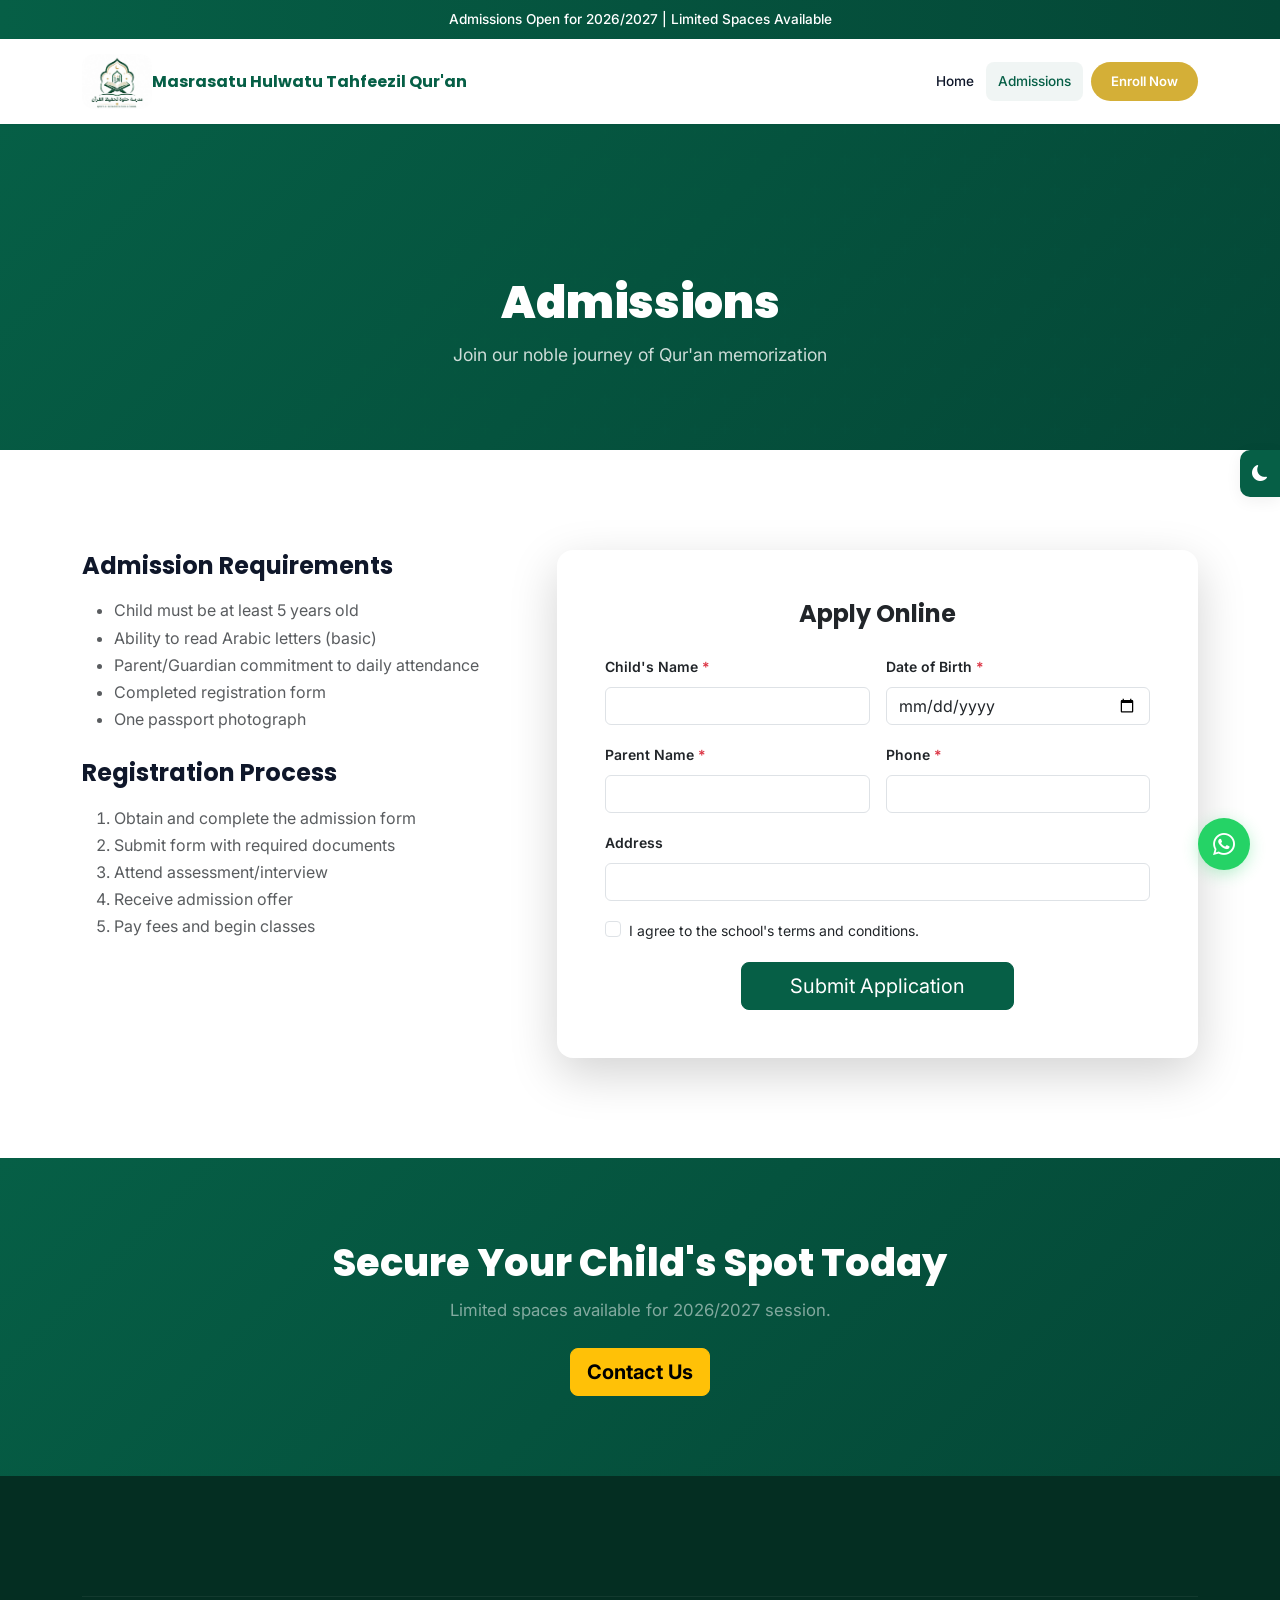
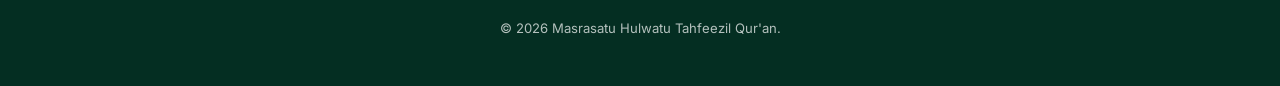
<file: admissions.html>
<!DOCTYPE html>
<html lang="en" data-theme="light">
<head>
    <meta charset="UTF-8">
    <meta name="viewport" content="width=device-width, initial-scale=1.0">
    <meta name="description" content="Admissions at Masrasatu Hulwatu Tahfeezil Qur'an - Apply now for Qur'an memorization programmes">
    <title>Admissions | Masrasatu Hulwatu Tahfeezil Qur'an</title>
    <link href="https://cdn.jsdelivr.net/npm/bootstrap@5.3.0/dist/css/bootstrap.min.css" rel="stylesheet">
    <link href="https://cdn.jsdelivr.net/npm/bootstrap-icons@1.11.0/font/bootstrap-icons.css" rel="stylesheet">
    <link href="https://unpkg.com/aos@2.3.1/dist/aos.css" rel="stylesheet">
    <link rel="stylesheet" href="assets/css/style.css">
</head>
<body>
    <div id="preloader"><div class="loader"></div></div>
    <button class="theme-toggle" id="theme-toggle"><i class="bi bi-moon-fill"></i></button>
    <div class="announcement-bar"><div class="container">Admissions Open for 2026/2027 | Limited Spaces Available</div></div>
    <nav class="navbar navbar-expand-lg sticky-top"><div class="container"><a class="navbar-brand" href="index.html"><img src="./assets/images/logo.png" alt="Logo" style="height:55px;border-radius:12px;"><span class="school-name">Masrasatu Hulwatu Tahfeezil Qur'an</span></a><button class="navbar-toggler" type="button" data-bs-toggle="collapse" data-bs-target="#mainNav"><span class="navbar-toggler-icon"></span></button><div class="collapse navbar-collapse" id="mainNav"><ul class="navbar-nav ms-auto"><li class="nav-item"><a class="nav-link" href="index.html">Home</a></li><li class="nav-item"><a class="nav-link active" href="admissions.html">Admissions</a></li><li class="nav-item ms-lg-2"><a href="admissions.html" class="btn-enroll btn">Enroll Now</a></li></ul></div></div></nav>

    <section class="page-hero"><div class="islamic-pattern"></div><div class="container"><h1 data-aos="fade-up">Admissions</h1><p data-aos="fade-up" data-aos-delay="100">Join our noble journey of Qur'an memorization</p></div></section>

    <section class="section bg-white"><div class="container"><div class="row g-4">
        <div class="col-lg-5" data-aos="fade-right">
            <h4 class="fw-bold mb-3">Admission Requirements</h4>
            <ul class="text-muted"><li>Child must be at least 5 years old</li><li>Ability to read Arabic letters (basic)</li><li>Parent/Guardian commitment to daily attendance</li><li>Completed registration form</li><li>One passport photograph</li></ul>
            <h4 class="fw-bold mb-3 mt-4">Registration Process</h4>
            <ol class="text-muted"><li>Obtain and complete the admission form</li><li>Submit form with required documents</li><li>Attend assessment/interview</li><li>Receive admission offer</li><li>Pay fees and begin classes</li></ol>
        </div>
        <div class="col-lg-7" data-aos="fade-left"><div class="card border-0 shadow-lg rounded-4 p-4 p-md-5"><h4 class="fw-bold text-center mb-4">Apply Online</h4><form><div class="row g-3">
            <div class="col-md-6"><label class="form-label small fw-semibold">Child's Name <span class="text-danger">*</span></label><input type="text" class="form-control" required></div>
            <div class="col-md-6"><label class="form-label small fw-semibold">Date of Birth <span class="text-danger">*</span></label><input type="date" class="form-control" required></div>
            <div class="col-md-6"><label class="form-label small fw-semibold">Parent Name <span class="text-danger">*</span></label><input type="text" class="form-control" required></div>
            <div class="col-md-6"><label class="form-label small fw-semibold">Phone <span class="text-danger">*</span></label><input type="tel" class="form-control" required></div>
            <div class="col-12"><label class="form-label small fw-semibold">Address</label><input type="text" class="form-control"></div>
            <div class="col-12"><div class="form-check"><input type="checkbox" class="form-check-input" id="consent" required><label class="form-check-label small" for="consent">I agree to the school's terms and conditions.</label></div></div>
            <div class="col-12 text-center"><button type="submit" class="btn btn-primary btn-lg px-5" style="background:var(--primary);border-color:var(--primary);">Submit Application</button></div>
        </div></form></div></div>
    </div></div></section>

    <section class="cta-section"><div class="container"><h2>Secure Your Child's Spot Today</h2><p class="text-white-50 mb-4">Limited spaces available for 2026/2027 session.</p><a href="contact.html" class="btn btn-warning btn-lg fw-bold">Contact Us</a></div></section>
    <footer class="footer"><div class="container"><div class="footer-bottom"><p>&copy; <span id="current-year">2026</span> Masrasatu Hulwatu Tahfeezil Qur'an.</p></div></div></footer>
    <a href="https://wa.me/2348001234567" class="whatsapp-float" target="_blank"><i class="bi bi-whatsapp"></i></a>
    <a href="#" class="back-to-top"><i class="bi bi-chevron-up"></i></a>
    <script src="https://cdn.jsdelivr.net/npm/bootstrap@5.3.0/dist/js/bootstrap.bundle.min.js"></script>
    <script src="https://unpkg.com/aos@2.3.1/dist/aos.js"></script>
    <script src="assets/js/script.js"></script>
</body>
</html>
</file>
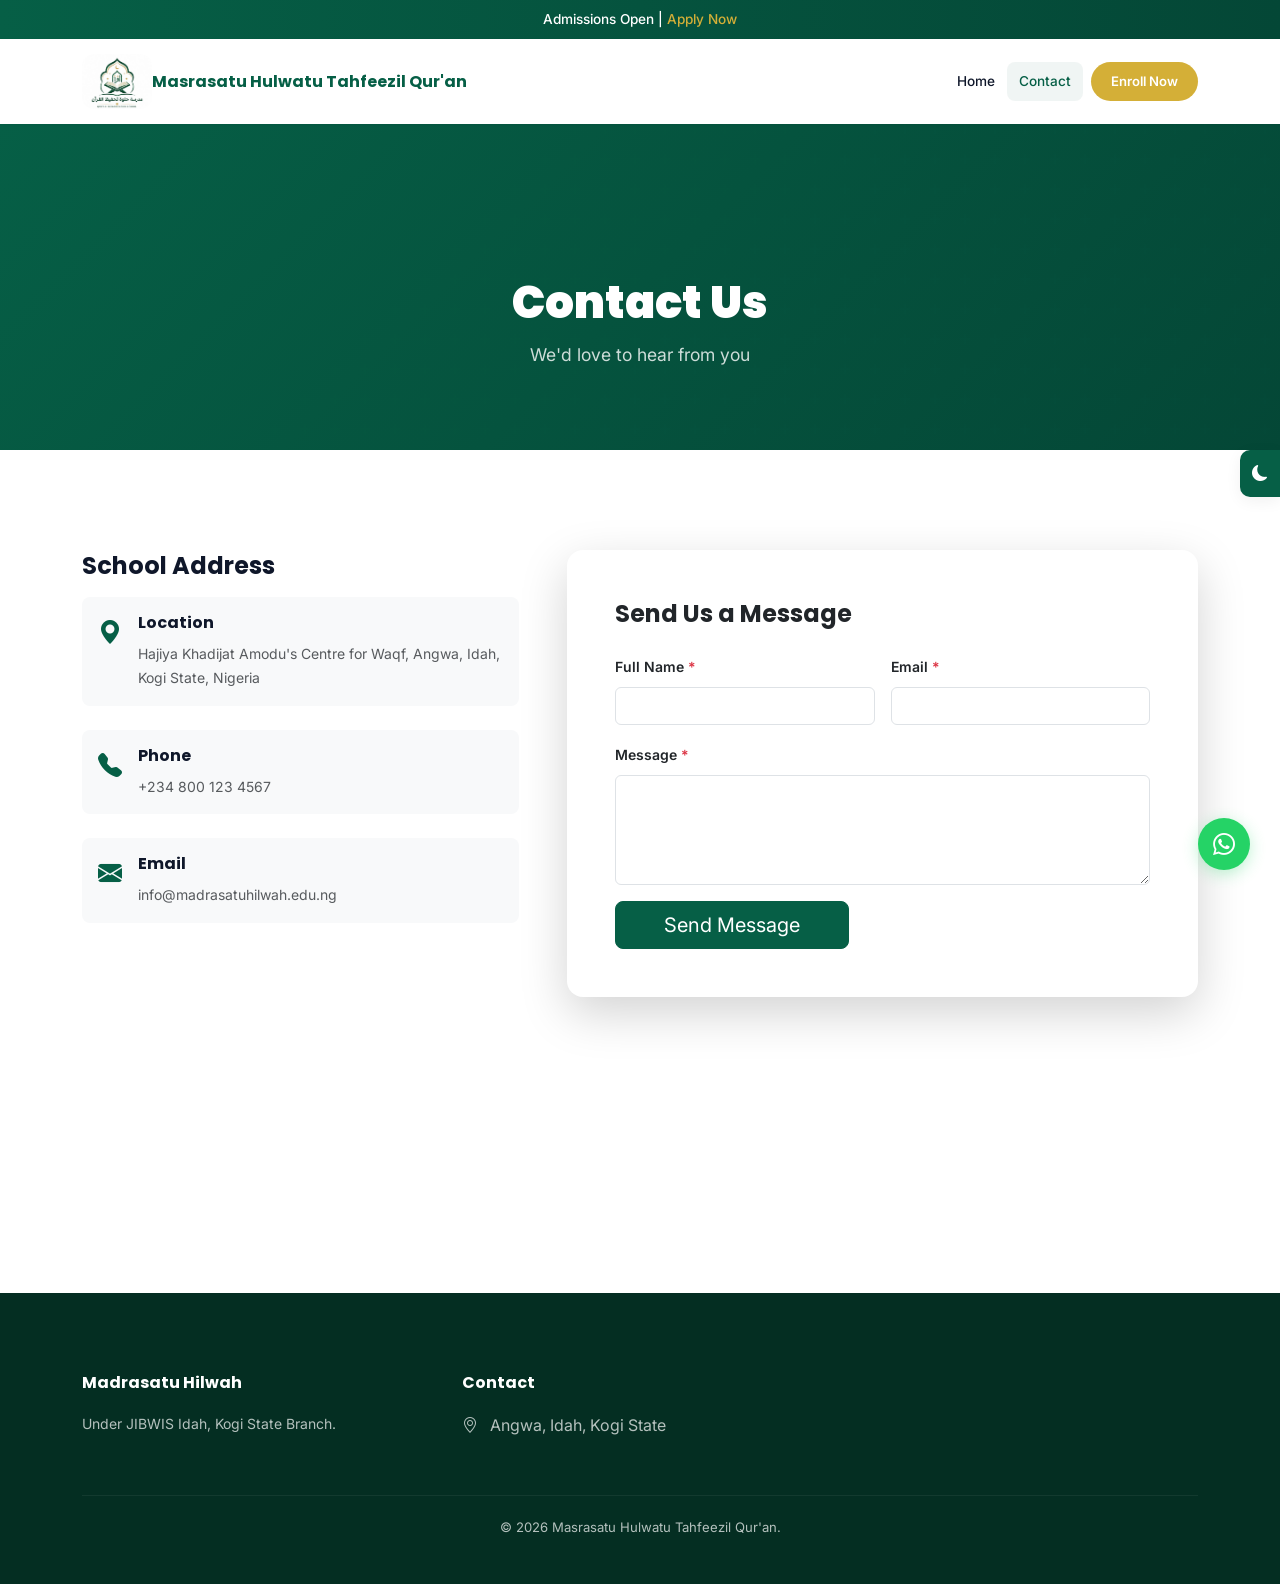
<file: contact.html>
<!DOCTYPE html>
<html lang="en" data-theme="light">
<head>
    <meta charset="UTF-8">
    <meta name="viewport" content="width=device-width, initial-scale=1.0">
    <meta name="description" content="Contact Masrasatu Hulwatu Tahfeezil Qur'an - Get in touch with us">
    <title>Contact Us | Masrasatu Hulwatu Tahfeezil Qur'an</title>
    <link href="https://cdn.jsdelivr.net/npm/bootstrap@5.3.0/dist/css/bootstrap.min.css" rel="stylesheet">
    <link href="https://cdn.jsdelivr.net/npm/bootstrap-icons@1.11.0/font/bootstrap-icons.css" rel="stylesheet">
    <link href="https://unpkg.com/aos@2.3.1/dist/aos.css" rel="stylesheet">
    <link rel="stylesheet" href="assets/css/style.css">
</head>
<body>
    <div id="preloader"><div class="loader"></div></div>
    <button class="theme-toggle" id="theme-toggle"><i class="bi bi-moon-fill"></i></button>
    <div class="announcement-bar"><div class="container">Admissions Open | <a href="admissions.html">Apply Now</a></div></div>
    <nav class="navbar navbar-expand-lg sticky-top"><div class="container"><a class="navbar-brand" href="index.html"><img src="./assets/images/logo.png" alt="Logo" style="height:55px;border-radius:12px;"><span class="school-name">Masrasatu Hulwatu Tahfeezil Qur'an</span></a><button class="navbar-toggler" type="button" data-bs-toggle="collapse" data-bs-target="#mainNav"><span class="navbar-toggler-icon"></span></button><div class="collapse navbar-collapse" id="mainNav"><ul class="navbar-nav ms-auto"><li class="nav-item"><a class="nav-link" href="index.html">Home</a></li><li class="nav-item"><a class="nav-link active" href="contact.html">Contact</a></li><li class="nav-item ms-lg-2"><a href="admissions.html" class="btn-enroll btn">Enroll Now</a></li></ul></div></div></nav>

    <section class="page-hero"><div class="islamic-pattern"></div><div class="container"><h1 data-aos="fade-up">Contact Us</h1><p data-aos="fade-up" data-aos-delay="100">We'd love to hear from you</p></div></section>

    <section class="section bg-white"><div class="container"><div class="row g-5">
        <div class="col-lg-5" data-aos="fade-right">
            <h4 class="fw-bold mb-3">School Address</h4>
            <div class="d-flex gap-3 mb-4 p-3 bg-light rounded-3"><i class="bi bi-geo-alt-fill fs-4" style="color:var(--primary);"></i><div><h6 class="fw-bold">Location</h6><p class="text-muted small mb-0">Hajiya Khadijat Amodu's Centre for Waqf, Angwa, Idah, Kogi State, Nigeria</p></div></div>
            <div class="d-flex gap-3 mb-4 p-3 bg-light rounded-3"><i class="bi bi-telephone-fill fs-4" style="color:var(--primary);"></i><div><h6 class="fw-bold">Phone</h6><p class="text-muted small mb-0">+234 800 123 4567</p></div></div>
            <div class="d-flex gap-3 p-3 bg-light rounded-3"><i class="bi bi-envelope-fill fs-4" style="color:var(--primary);"></i><div><h6 class="fw-bold">Email</h6><p class="text-muted small mb-0">info@madrasatuhilwah.edu.ng</p></div></div>
            <div class="ratio ratio-16x9 rounded-3 overflow-hidden mt-4"><iframe src="https://www.google.com/maps/embed?pb=!1m18!1m12!1m3!1d3953!2d6.7!3d7.1!2m3!1f0!2f0!3f0!3m2!1i1024!2i768!4f13.1" allowfullscreen="" loading="lazy"></iframe></div>
        </div>
        <div class="col-lg-7" data-aos="fade-left"><div class="card border-0 shadow-lg rounded-4 p-4 p-md-5"><h4 class="fw-bold mb-4">Send Us a Message</h4><form><div class="row g-3">
            <div class="col-md-6"><label class="form-label small fw-semibold">Full Name <span class="text-danger">*</span></label><input type="text" class="form-control" required></div>
            <div class="col-md-6"><label class="form-label small fw-semibold">Email <span class="text-danger">*</span></label><input type="email" class="form-control" required></div>
            <div class="col-12"><label class="form-label small fw-semibold">Message <span class="text-danger">*</span></label><textarea class="form-control" rows="4" required></textarea></div>
            <div class="col-12"><button type="submit" class="btn btn-primary btn-lg px-5" style="background:var(--primary);border-color:var(--primary);">Send Message</button></div>
        </div></form></div></div>
    </div></div></section>

    <footer class="footer"><div class="container"><div class="row g-4"><div class="col-lg-4"><h5>Madrasatu Hilwah</h5><p class="small">Under JIBWIS Idah, Kogi State Branch.</p></div><div class="col-lg-4"><h5>Contact</h5><ul><li><i class="bi bi-geo-alt me-2"></i> Angwa, Idah, Kogi State</li></ul></div></div><div class="footer-bottom"><p>&copy; <span id="current-year">2026</span> Masrasatu Hulwatu Tahfeezil Qur'an.</p></div></div></footer>
    <a href="https://wa.me/2348001234567" class="whatsapp-float" target="_blank"><i class="bi bi-whatsapp"></i></a>
    <a href="#" class="back-to-top"><i class="bi bi-chevron-up"></i></a>
    <script src="https://cdn.jsdelivr.net/npm/bootstrap@5.3.0/dist/js/bootstrap.bundle.min.js"></script>
    <script src="https://unpkg.com/aos@2.3.1/dist/aos.js"></script>
    <script src="assets/js/script.js"></script>
</body>
</html>
</file>
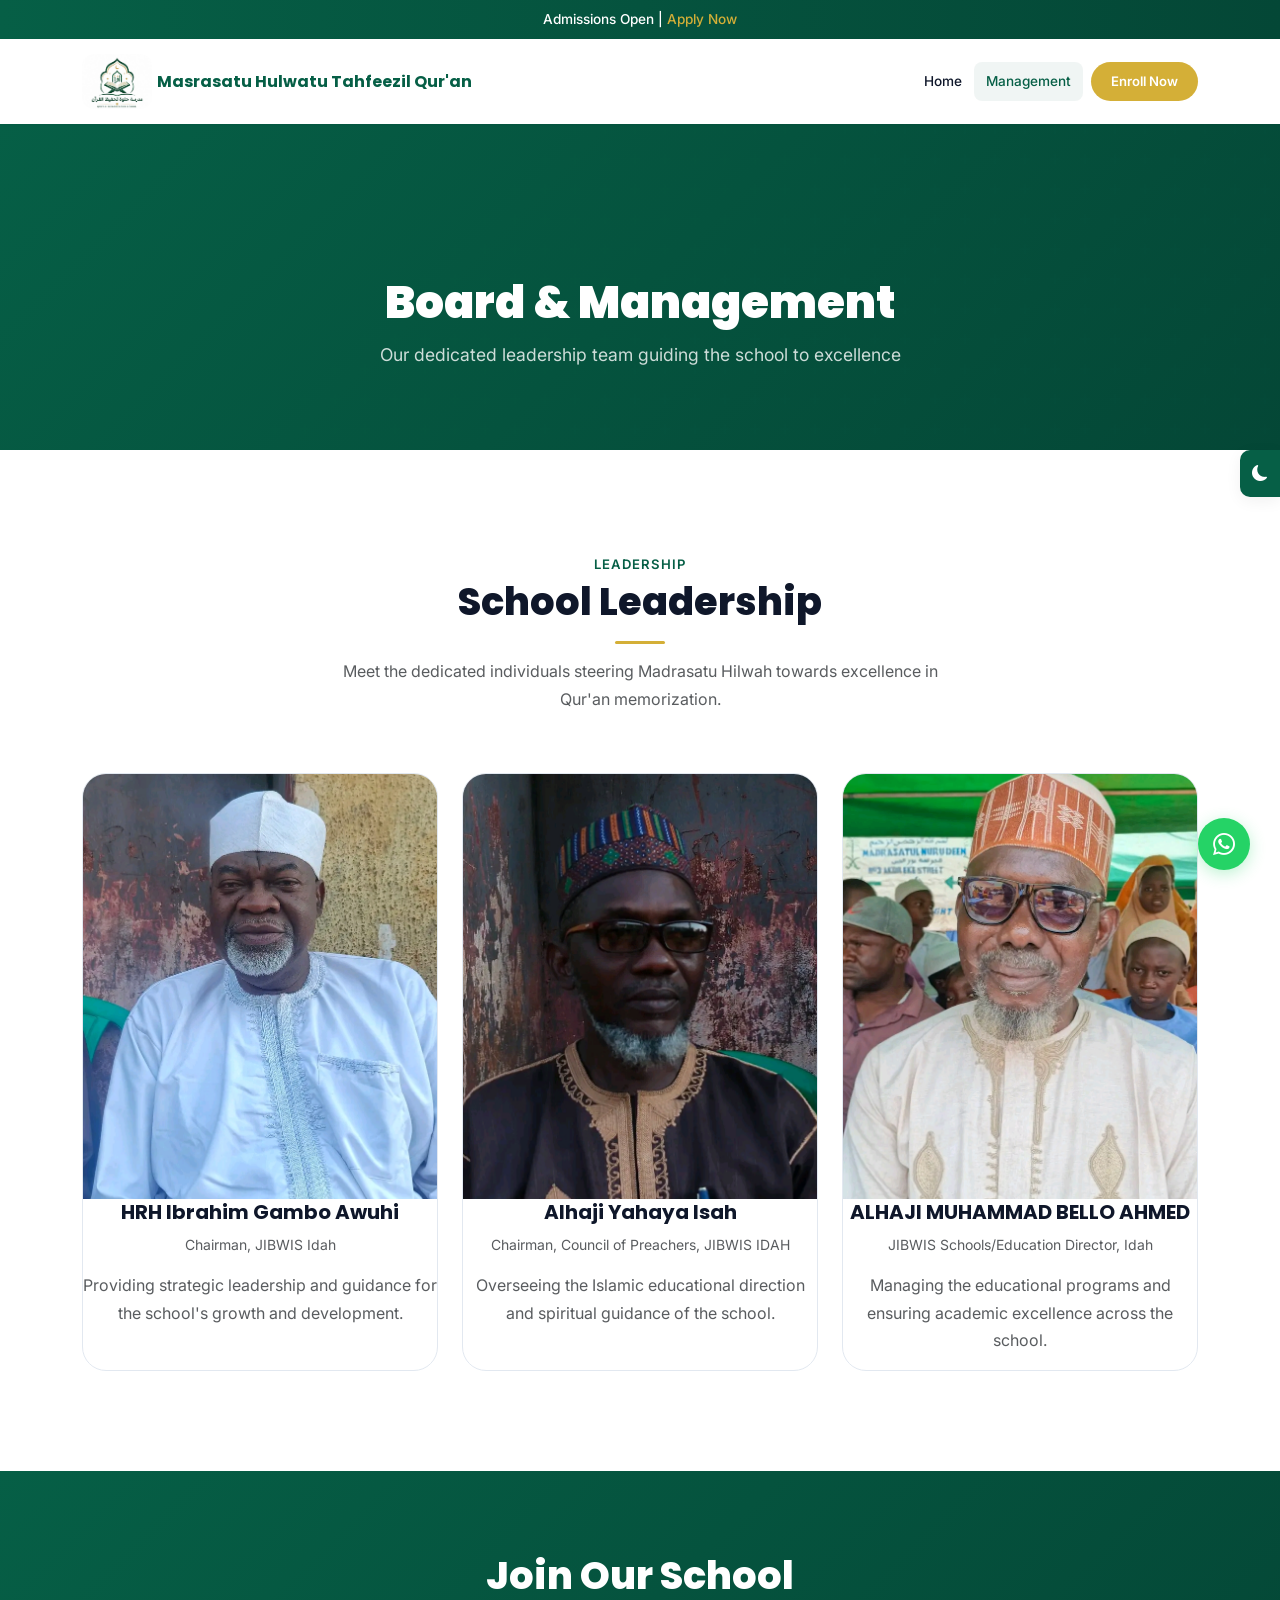
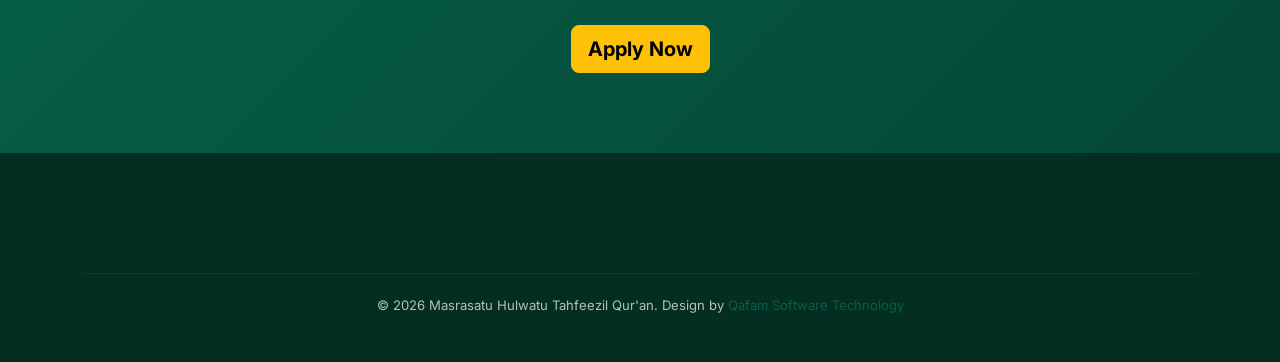
<file: management.html>
<!DOCTYPE html>
<html lang="en" data-theme="light">
<head>
    <meta charset="UTF-8">
    <meta name="viewport" content="width=device-width, initial-scale=1.0">
    <meta name="description" content="Board and Management of Masrasatu Hulwatu Tahfeezil Qur'an">
    <title>Board & Management | Masrasatu Hulwatu Tahfeezil Qur'an</title>
    
    <!-- CSS Libraries -->
    <link href="https://cdn.jsdelivr.net/npm/bootstrap@5.3.0/dist/css/bootstrap.min.css" rel="stylesheet">
    <link href="https://cdn.jsdelivr.net/npm/bootstrap-icons@1.11.0/font/bootstrap-icons.css" rel="stylesheet">
    <link href="https://unpkg.com/aos@2.3.1/dist/aos.css" rel="stylesheet">
    <link rel="stylesheet" href="assets/css/style.css">
</head>
<body>

    <!-- Preloader -->
    <div id="preloader">
        <div class="loader"></div>
    </div>

    <!-- Theme Toggle Button -->
    <button class="theme-toggle" id="theme-toggle">
        <i class="bi bi-moon-fill"></i>
    </button>

    <!-- Announcement Bar -->
    <div class="announcement-bar">
        <div class="container">
            Admissions Open | <a href="admissions.html">Apply Now</a>
        </div>
    </div>

    <!-- Navigation -->
    <nav class="navbar navbar-expand-lg sticky-top">
        <div class="container">
            <a class="navbar-brand" href="index.html">
                <img src="./assets/images/logo.png" alt="Logo" style="height:55px;border-radius:12px;">
                <span class="school-name">Masrasatu Hulwatu Tahfeezil Qur'an</span>
            </a>
            <button class="navbar-toggler" type="button" data-bs-toggle="collapse" data-bs-target="#mainNav">
                <span class="navbar-toggler-icon"></span>
            </button>
            <div class="collapse navbar-collapse" id="mainNav">
                <ul class="navbar-nav ms-auto">
                    <li class="nav-item">
                        <a class="nav-link" href="index.html">Home</a>
                    </li>
                    <li class="nav-item">
                        <a class="nav-link active" href="management.html">Management</a>
                    </li>
                    <li class="nav-item ms-lg-2">
                        <a href="admissions.html" class="btn-enroll btn">Enroll Now</a>
                    </li>
                </ul>
            </div>
        </div>
    </nav>

    <!-- Page Hero Section -->
    <section class="page-hero">
        <div class="islamic-pattern"></div>
        <div class="container">
            <h1 data-aos="fade-up">Board & Management</h1>
            <p data-aos="fade-up" data-aos-delay="100">Our dedicated leadership team guiding the school to excellence</p>
        </div>
    </section>

    <!-- Management Section -->
    <section class="section bg-white">
        <div class="container">
            <div class="section-header" data-aos="fade-up">
                <span class="subtitle">Leadership</span>
                <h2>School Leadership</h2>
                <div class="divider"></div>
                <p class="text-muted">Meet the dedicated individuals steering Madrasatu Hilwah towards excellence in Qur'an memorization.</p>
            </div>
            
            <div class="row g-4 justify-content-center">
                
                <!-- Chairman -->
                <div class="col-md-6 col-lg-4" data-aos="fade-up" data-aos-delay="100">
                    <div class="card-management">
                        <div class="mgmt-img-wrapper">
                            <img src="./assets/images/img3.png" 
                                 class="mgmt-img" 
                                 alt="HRH Ibrahim Gambo Awuhi - Chairman, JIBWIS Idah"
                                 loading="lazy"
                                 onerror="this.style.display='none'; this.nextElementSibling.style.display='flex';">
                            <div class="mgmt-img-fallback" style="display:none;">
                                <i class="bi bi-person-circle"></i>
                            </div>
                        </div>
                        <div class="card-body">
                            <h5 class="fw-bold">HRH Ibrahim Gambo Awuhi</h5>
                            <p class="text-muted small">Chairman, JIBWIS Idah</p>
                            <p class="text-muted smaller">Providing strategic leadership and guidance for the school's growth and development.</p>
                        </div>
                    </div>
                </div>
                
                <!-- Proprietor -->
                <div class="col-md-6 col-lg-4" data-aos="fade-up" data-aos-delay="200">
                    <div class="card-management">
                        <div class="mgmt-img-wrapper">
                            <img src="./assets/images/img2.png" 
                                 class="mgmt-img" 
                                 alt="Alhaji Yahaya Isah - Chairman, Council of Preachers, JIBWIS IDAH"
                                 loading="lazy"
                                 onerror="this.style.display='none'; this.nextElementSibling.style.display='flex';">
                            <div class="mgmt-img-fallback" style="display:none;">
                                <i class="bi bi-person-circle"></i>
                            </div>
                        </div>
                        <div class="card-body">
                            <h5 class="fw-bold">Alhaji Yahaya Isah</h5>
                            <p class="text-muted small">Chairman, Council of Preachers, JIBWIS IDAH</p>
                            <p class="text-muted smaller">Overseeing the Islamic educational direction and spiritual guidance of the school.</p>
                        </div>
                    </div>
                </div>
                
                <!-- Education Director -->
                <div class="col-md-6 col-lg-4" data-aos="fade-up" data-aos-delay="300">
                    <div class="card-management">
                        <div class="mgmt-img-wrapper">
                            <img src="./assets/images/img1.png" 
                                 class="mgmt-img" 
                                 alt="Alhaji Bello - JIBWIS Schools/Education Director, Idah"
                                 loading="lazy"
                                 onerror="this.style.display='none'; this.nextElementSibling.style.display='flex';">
                            <div class="mgmt-img-fallback" style="display:none;">
                                <i class="bi bi-person-circle"></i>
                            </div>
                        </div>
                        <div class="card-body">
                            <h5 class="fw-bold">ALHAJI MUHAMMAD BELLO AHMED</h5>
                            <p class="text-muted small">JIBWIS Schools/Education Director, Idah</p>
                            <p class="text-muted smaller">Managing the educational programs and ensuring academic excellence across the school.</p>
                        </div>
                    </div>
                </div>

            </div>
        </div>
    </section>

    <!-- CTA Section -->
    <section class="cta-section">
        <div class="container">
            <h2>Join Our School</h2>
            <a href="admissions.html" class="btn btn-warning btn-lg fw-bold mt-3">Apply Now</a>
        </div>
    </section>

    <!-- Footer -->
    <footer class="footer">
        <div class="container">
            <div class="footer-bottom">
                <p>&copy; <span id="current-year">2026</span> Masrasatu Hulwatu Tahfeezil Qur'an. Design by <a href="https://qafamstech.com.ng/" target="_blank">Qafam Software Technology</a></p>
            </div>
        </div>
    </footer>

    <!-- WhatsApp Float Button -->
    <a href="https://wa.me/2348001234567" class="whatsapp-float" target="_blank">
        <i class="bi bi-whatsapp"></i>
    </a>

    <!-- Back to Top Button -->
    <a href="#" class="back-to-top">
        <i class="bi bi-chevron-up"></i>
    </a>

    <!-- JavaScript Libraries -->
    <script src="https://cdn.jsdelivr.net/npm/bootstrap@5.3.0/dist/js/bootstrap.bundle.min.js"></script>
    <script src="https://unpkg.com/aos@2.3.1/dist/aos.js"></script>
    <script src="assets/js/script.js"></script>

</body>
</html>
</file>
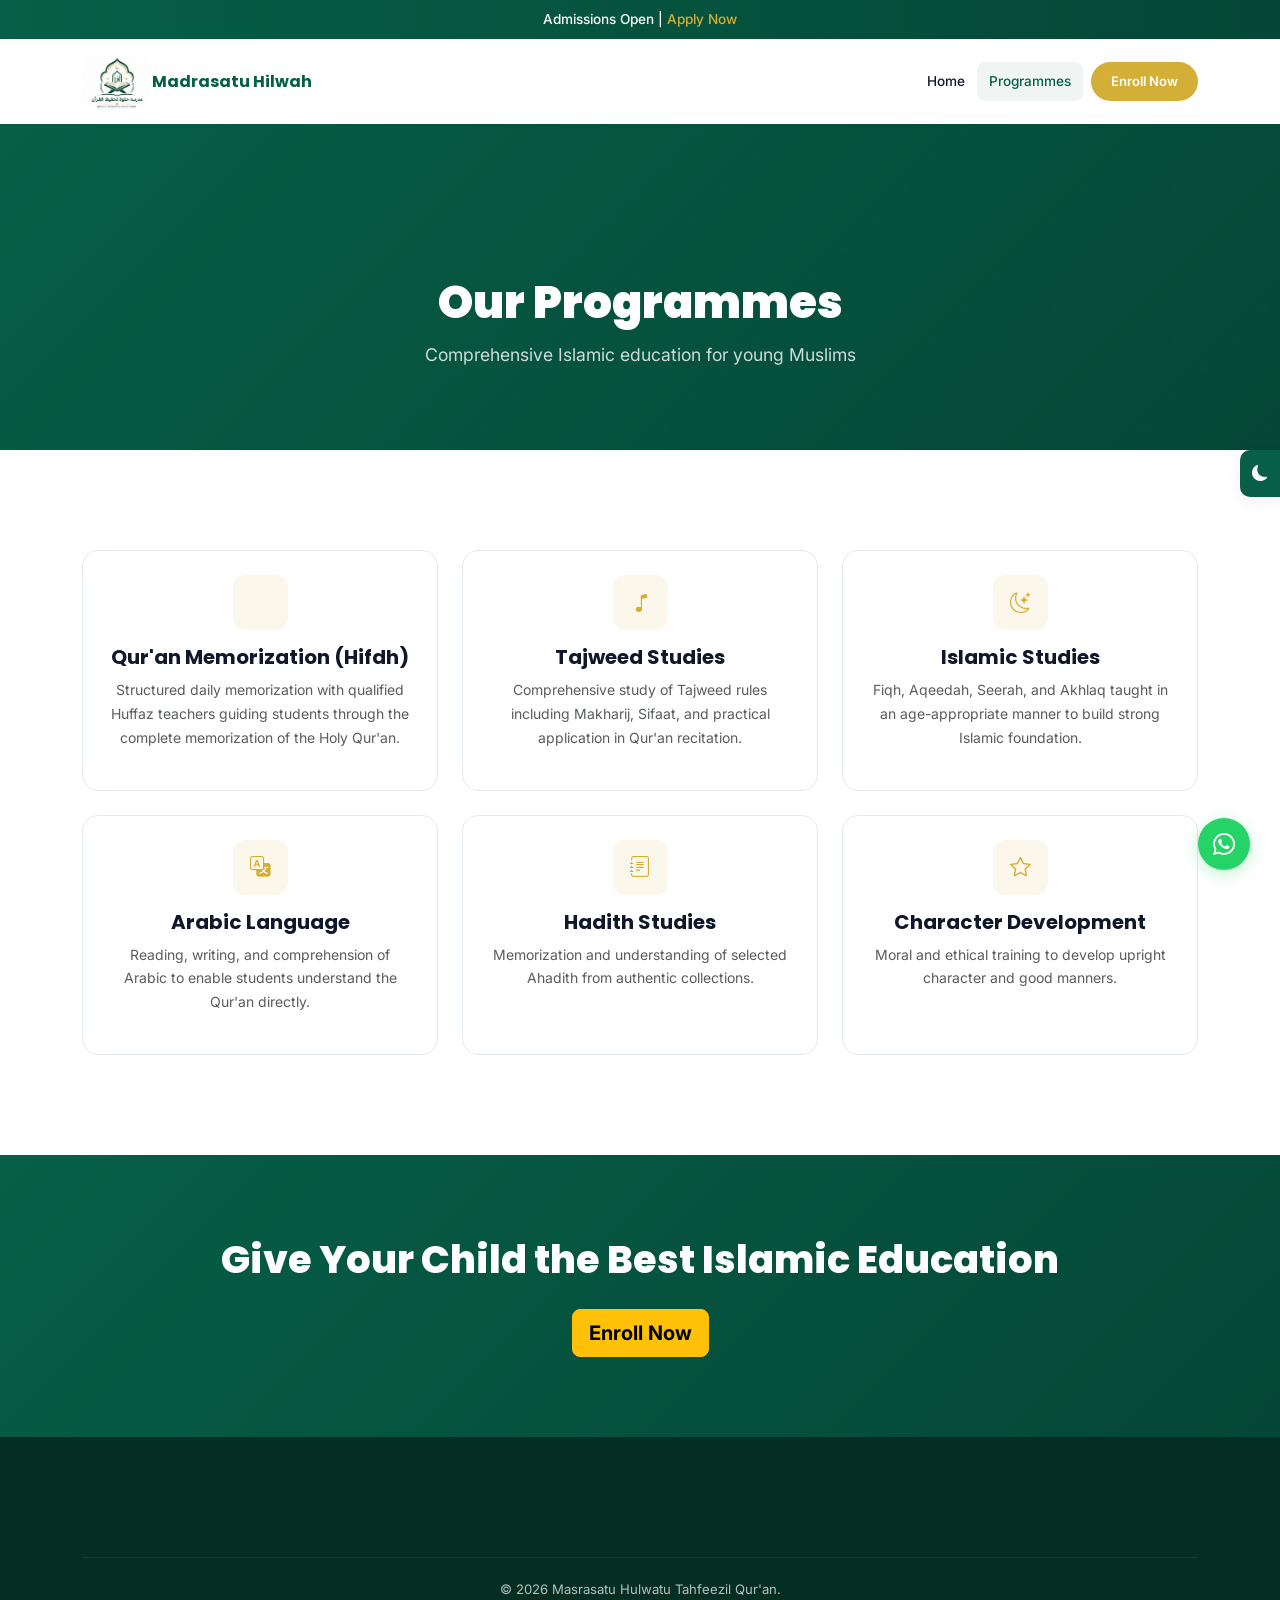
<file: programmes.html>
<!DOCTYPE html>
<html lang="en" data-theme="light">
<head>
    <meta charset="UTF-8">
    <meta name="viewport" content="width=device-width, initial-scale=1.0">
    <meta name="description" content="Academic Programmes at Madrasatu Hilwah - Hifdh, Tajweed, Islamic Studies, Arabic">
    <title>Programmes | Masrasatu Hulwatu Tahfeezil Qur'an</title>
    <link href="https://cdn.jsdelivr.net/npm/bootstrap@5.3.0/dist/css/bootstrap.min.css" rel="stylesheet">
    <link href="https://cdn.jsdelivr.net/npm/bootstrap-icons@1.11.0/font/bootstrap-icons.css" rel="stylesheet">
    <link href="https://unpkg.com/aos@2.3.1/dist/aos.css" rel="stylesheet">
    <link rel="stylesheet" href="assets/css/style.css">
</head>
<body>
    <div id="preloader"><div class="loader"></div></div>
    <button class="theme-toggle" id="theme-toggle"><i class="bi bi-moon-fill"></i></button>
    <div class="announcement-bar"><div class="container">Admissions Open | <a href="admissions.html">Apply Now</a></div></div>
    <nav class="navbar navbar-expand-lg sticky-top"><div class="container"><a class="navbar-brand" href="index.html"><img src="./assets/images/logo.png" alt="Logo" style="height:55px;border-radius:12px;"><span class="school-name">Madrasatu Hilwah</span></a><button class="navbar-toggler" type="button" data-bs-toggle="collapse" data-bs-target="#mainNav"><span class="navbar-toggler-icon"></span></button><div class="collapse navbar-collapse" id="mainNav"><ul class="navbar-nav ms-auto"><li class="nav-item"><a class="nav-link" href="index.html">Home</a></li><li class="nav-item"><a class="nav-link active" href="programmes.html">Programmes</a></li><li class="nav-item ms-lg-2"><a href="admissions.html" class="btn-enroll btn">Enroll Now</a></li></ul></div></div></nav>

    <section class="page-hero"><div class="islamic-pattern"></div><div class="container"><h1 data-aos="fade-up">Our Programmes</h1><p data-aos="fade-up" data-aos-delay="100">Comprehensive Islamic education for young Muslims</p></div></section>

    <section class="section bg-white"><div class="container"><div class="row g-4">
        <div class="col-md-6 col-lg-4" data-aos="fade-up"><div class="card-programme p-4"><div class="programme-icon"><i class="bi bi-quran"></i></div><h5 class="fw-bold">Qur'an Memorization (Hifdh)</h5><p class="text-muted small">Structured daily memorization with qualified Huffaz teachers guiding students through the complete memorization of the Holy Qur'an.</p></div></div>
        <div class="col-md-6 col-lg-4" data-aos="fade-up" data-aos-delay="100"><div class="card-programme p-4"><div class="programme-icon"><i class="bi bi-music-note"></i></div><h5 class="fw-bold">Tajweed Studies</h5><p class="text-muted small">Comprehensive study of Tajweed rules including Makharij, Sifaat, and practical application in Qur'an recitation.</p></div></div>
        <div class="col-md-6 col-lg-4" data-aos="fade-up" data-aos-delay="200"><div class="card-programme p-4"><div class="programme-icon"><i class="bi bi-moon-stars"></i></div><h5 class="fw-bold">Islamic Studies</h5><p class="text-muted small">Fiqh, Aqeedah, Seerah, and Akhlaq taught in an age-appropriate manner to build strong Islamic foundation.</p></div></div>
        <div class="col-md-6 col-lg-4" data-aos="fade-up" data-aos-delay="300"><div class="card-programme p-4"><div class="programme-icon"><i class="bi bi-translate"></i></div><h5 class="fw-bold">Arabic Language</h5><p class="text-muted small">Reading, writing, and comprehension of Arabic to enable students understand the Qur'an directly.</p></div></div>
        <div class="col-md-6 col-lg-4" data-aos="fade-up" data-aos-delay="400"><div class="card-programme p-4"><div class="programme-icon"><i class="bi bi-journal-text"></i></div><h5 class="fw-bold">Hadith Studies</h5><p class="text-muted small">Memorization and understanding of selected Ahadith from authentic collections.</p></div></div>
        <div class="col-md-6 col-lg-4" data-aos="fade-up" data-aos-delay="500"><div class="card-programme p-4"><div class="programme-icon"><i class="bi bi-star"></i></div><h5 class="fw-bold">Character Development</h5><p class="text-muted small">Moral and ethical training to develop upright character and good manners.</p></div></div>
    </div></div></section>

    <section class="cta-section"><div class="container"><h2>Give Your Child the Best Islamic Education</h2><a href="admissions.html" class="btn btn-warning btn-lg fw-bold mt-3">Enroll Now</a></div></section>
    <footer class="footer"><div class="container"><div class="footer-bottom"><p>&copy; <span id="current-year">2026</span> Masrasatu Hulwatu Tahfeezil Qur'an.</p></div></div></footer>
    <a href="https://wa.me/2348001234567" class="whatsapp-float" target="_blank"><i class="bi bi-whatsapp"></i></a>
    <a href="#" class="back-to-top"><i class="bi bi-chevron-up"></i></a>
    <script src="https://cdn.jsdelivr.net/npm/bootstrap@5.3.0/dist/js/bootstrap.bundle.min.js"></script>
    <script src="https://unpkg.com/aos@2.3.1/dist/aos.js"></script>
    <script src="assets/js/script.js"></script>
</body>
</html>
</file>
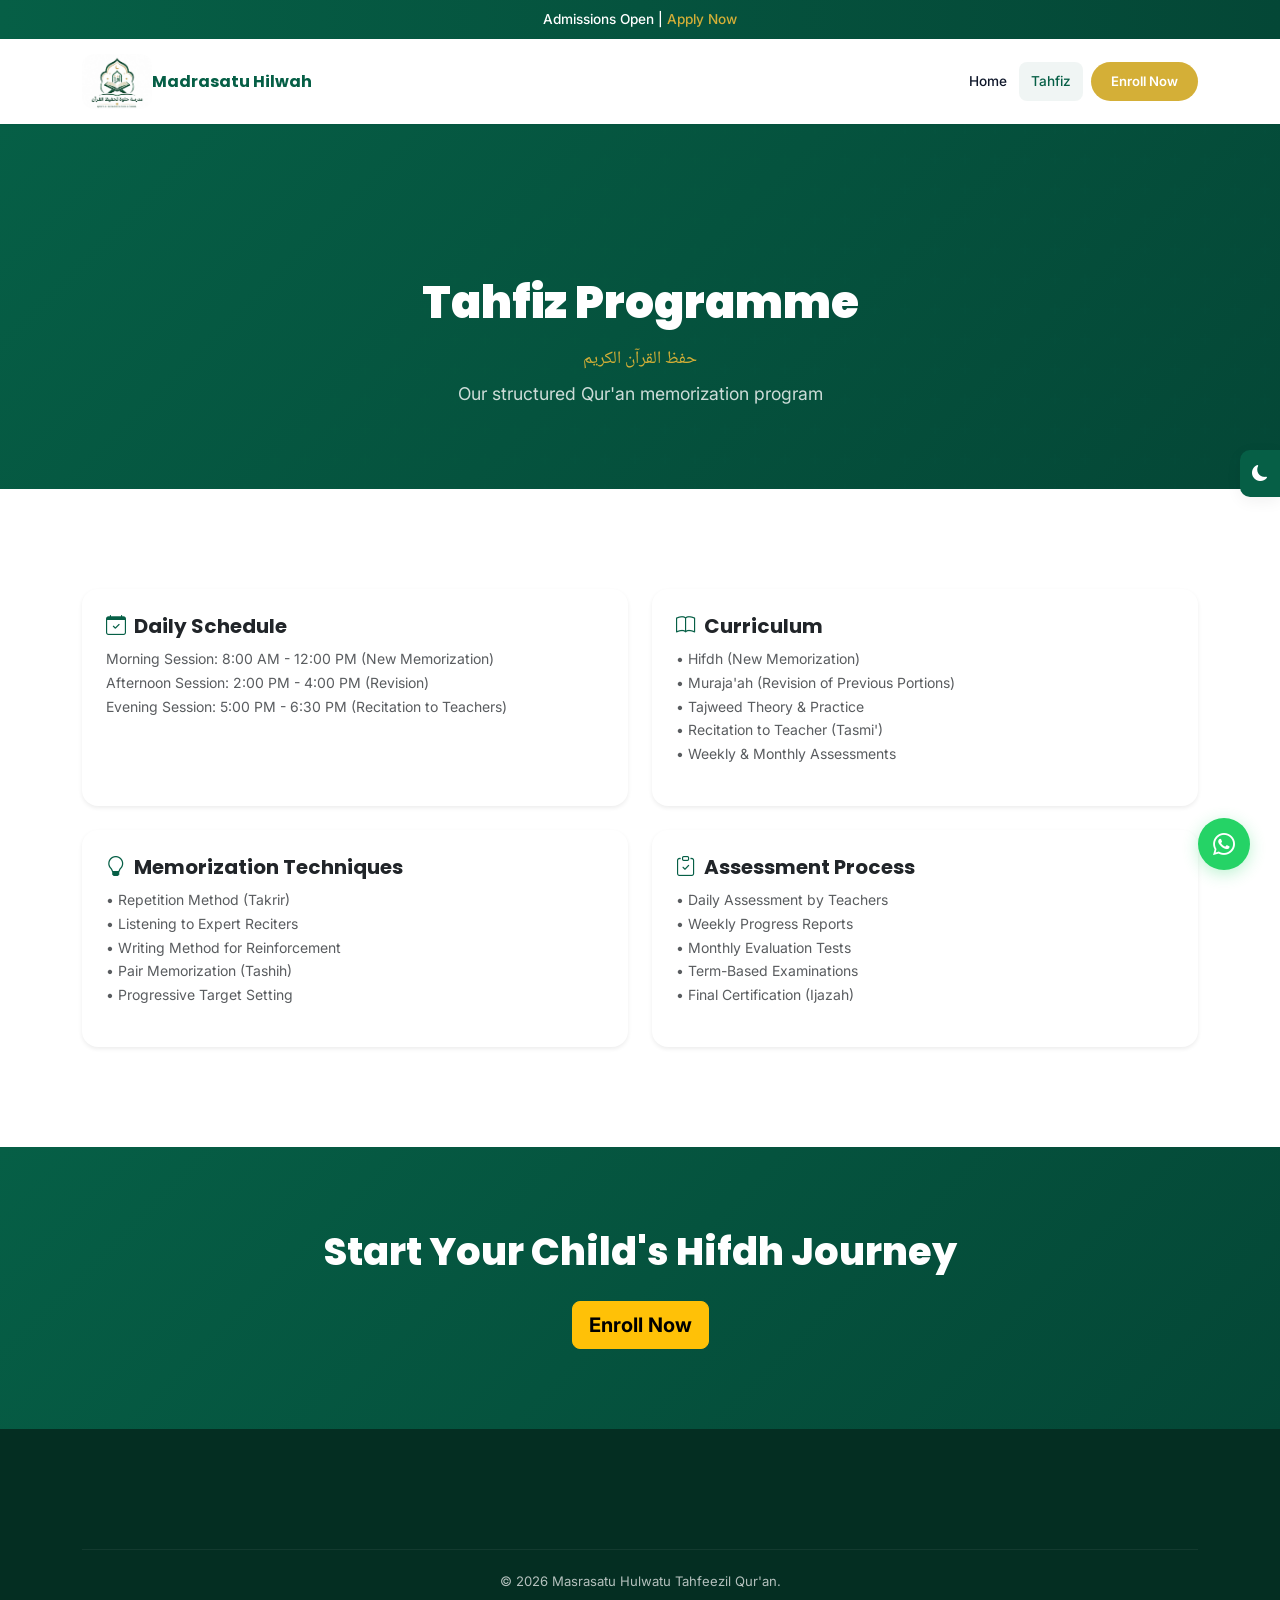
<file: tahfiz.html>
<!DOCTYPE html>
<html lang="en" data-theme="light">
<head>
    <meta charset="UTF-8">
    <meta name="viewport" content="width=device-width, initial-scale=1.0">
    <meta name="description" content="Tahfiz Programme at Madrasatu Hilwah - Structured Qur'an memorization with Tajweed">
    <title>Tahfiz Programme | Masrasatu Hulwatu Tahfeezil Qur'an</title>
    <link href="https://cdn.jsdelivr.net/npm/bootstrap@5.3.0/dist/css/bootstrap.min.css" rel="stylesheet">
    <link href="https://cdn.jsdelivr.net/npm/bootstrap-icons@1.11.0/font/bootstrap-icons.css" rel="stylesheet">
    <link href="https://unpkg.com/aos@2.3.1/dist/aos.css" rel="stylesheet">
    <link rel="stylesheet" href="assets/css/style.css">
</head>
<body>
    <div id="preloader"><div class="loader"></div></div>
    <button class="theme-toggle" id="theme-toggle"><i class="bi bi-moon-fill"></i></button>
    <div class="announcement-bar"><div class="container">Admissions Open | <a href="admissions.html">Apply Now</a></div></div>
    <nav class="navbar navbar-expand-lg sticky-top"><div class="container"><a class="navbar-brand" href="index.html"><img src="./assets/images/logo.png" alt="Logo" style="height:55px;border-radius:12px;"><span class="school-name">Madrasatu Hilwah</span></a><button class="navbar-toggler" type="button" data-bs-toggle="collapse" data-bs-target="#mainNav"><span class="navbar-toggler-icon"></span></button><div class="collapse navbar-collapse" id="mainNav"><ul class="navbar-nav ms-auto"><li class="nav-item"><a class="nav-link" href="index.html">Home</a></li><li class="nav-item"><a class="nav-link active" href="tahfiz.html">Tahfiz</a></li><li class="nav-item ms-lg-2"><a href="admissions.html" class="btn-enroll btn">Enroll Now</a></li></ul></div></div></nav>

    <section class="page-hero"><div class="islamic-pattern"></div><div class="container"><h1 data-aos="fade-up">Tahfiz Programme</h1><p class="arabic" style="color:var(--secondary);">حفظ القرآن الكريم</p><p data-aos="fade-up" data-aos-delay="100">Our structured Qur'an memorization program</p></div></section>

    <section class="section bg-white"><div class="container"><div class="row g-4">
        <div class="col-md-6" data-aos="fade-up"><div class="card border-0 shadow-sm rounded-4 p-4 h-100"><h5 class="fw-bold"><i class="bi bi-calendar-check me-2" style="color:var(--primary);"></i>Daily Schedule</h5><p class="text-muted small">Morning Session: 8:00 AM - 12:00 PM (New Memorization)<br>Afternoon Session: 2:00 PM - 4:00 PM (Revision)<br>Evening Session: 5:00 PM - 6:30 PM (Recitation to Teachers)</p></div></div>
        <div class="col-md-6" data-aos="fade-up" data-aos-delay="100"><div class="card border-0 shadow-sm rounded-4 p-4 h-100"><h5 class="fw-bold"><i class="bi bi-book me-2" style="color:var(--primary);"></i>Curriculum</h5><p class="text-muted small">• Hifdh (New Memorization)<br>• Muraja'ah (Revision of Previous Portions)<br>• Tajweed Theory & Practice<br>• Recitation to Teacher (Tasmi')<br>• Weekly & Monthly Assessments</p></div></div>
        <div class="col-md-6" data-aos="fade-up"><div class="card border-0 shadow-sm rounded-4 p-4 h-100"><h5 class="fw-bold"><i class="bi bi-lightbulb me-2" style="color:var(--primary);"></i>Memorization Techniques</h5><p class="text-muted small">• Repetition Method (Takrir)<br>• Listening to Expert Reciters<br>• Writing Method for Reinforcement<br>• Pair Memorization (Tashih)<br>• Progressive Target Setting</p></div></div>
        <div class="col-md-6" data-aos="fade-up" data-aos-delay="100"><div class="card border-0 shadow-sm rounded-4 p-4 h-100"><h5 class="fw-bold"><i class="bi bi-clipboard-check me-2" style="color:var(--primary);"></i>Assessment Process</h5><p class="text-muted small">• Daily Assessment by Teachers<br>• Weekly Progress Reports<br>• Monthly Evaluation Tests<br>• Term-Based Examinations<br>• Final Certification (Ijazah)</p></div></div>
    </div></div></section>

    <section class="cta-section"><div class="container"><h2>Start Your Child's Hifdh Journey</h2><a href="admissions.html" class="btn btn-warning btn-lg fw-bold mt-3">Enroll Now</a></div></section>
    <footer class="footer"><div class="container"><div class="footer-bottom"><p>&copy; <span id="current-year">2026</span> Masrasatu Hulwatu Tahfeezil Qur'an.</p></div></div></footer>
    <a href="https://wa.me/2348001234567" class="whatsapp-float" target="_blank"><i class="bi bi-whatsapp"></i></a>
    <a href="#" class="back-to-top"><i class="bi bi-chevron-up"></i></a>
    <script src="https://cdn.jsdelivr.net/npm/bootstrap@5.3.0/dist/js/bootstrap.bundle.min.js"></script>
    <script src="https://unpkg.com/aos@2.3.1/dist/aos.js"></script>
    <script src="assets/js/script.js"></script>
</body>
</html>
</file>
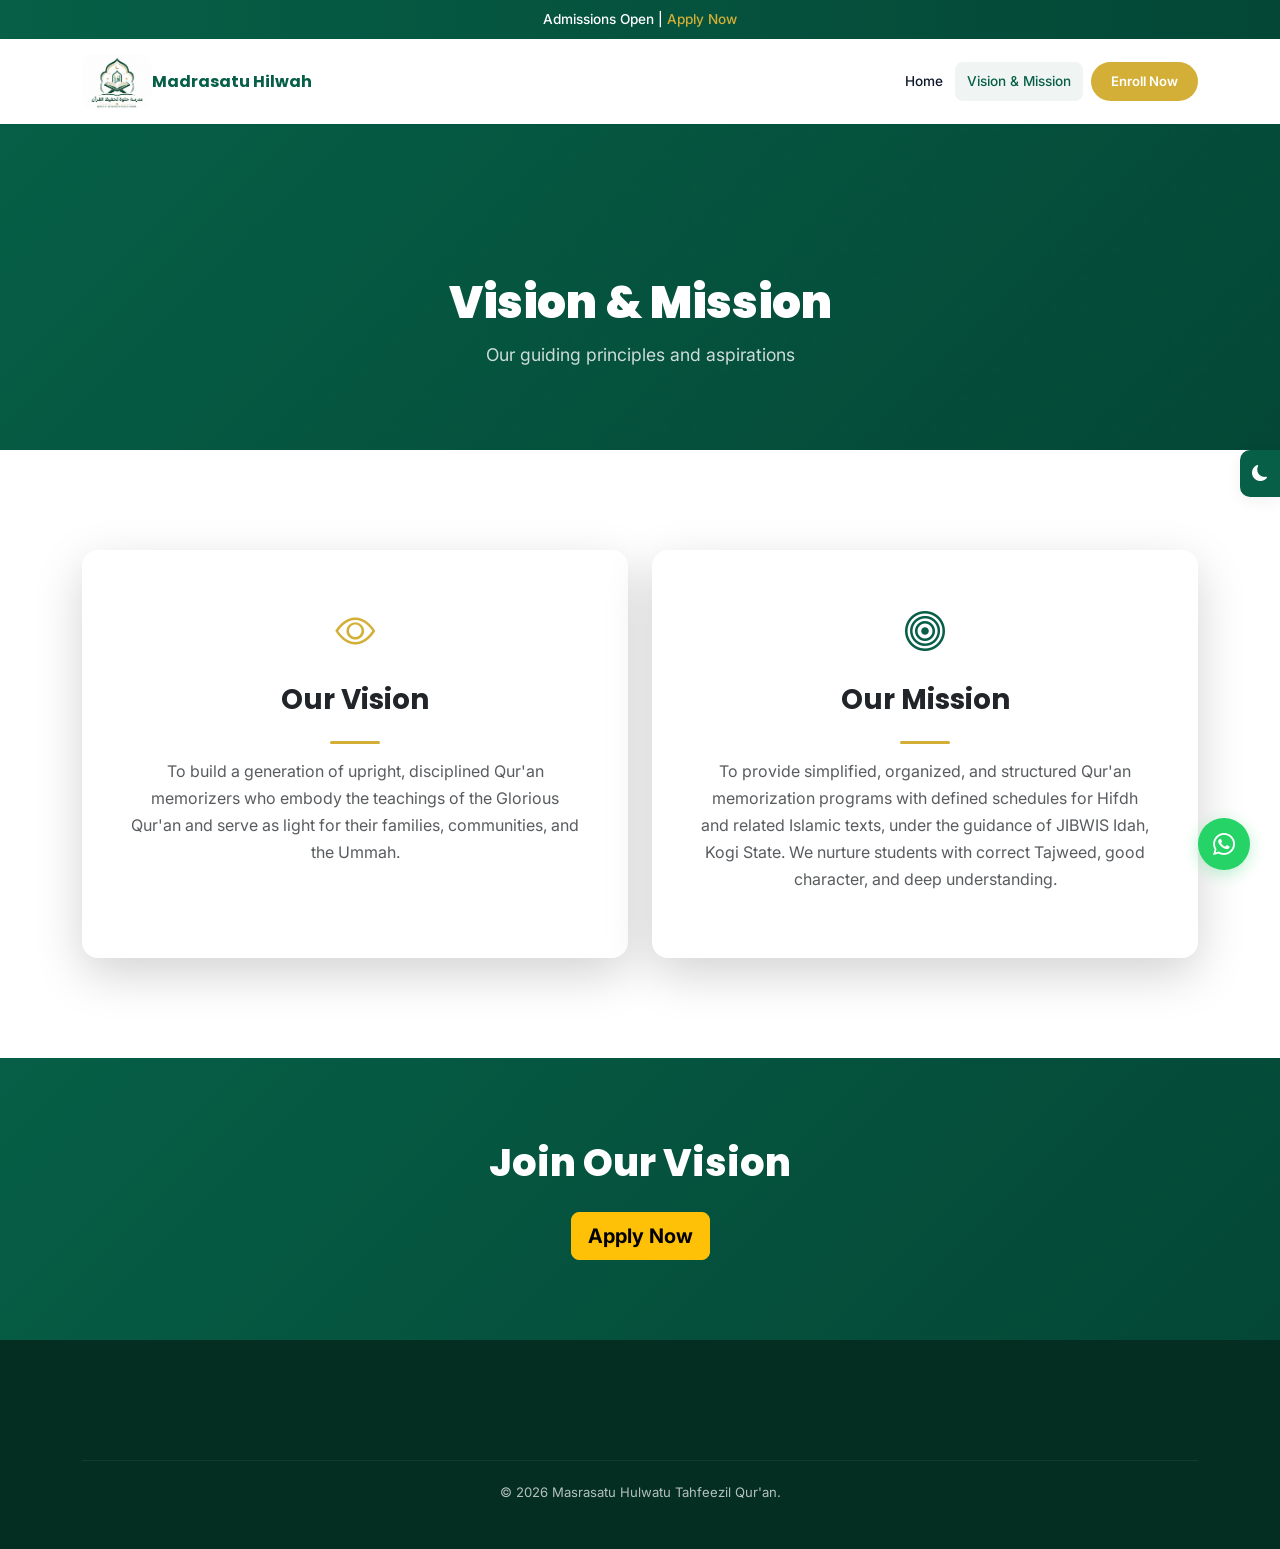
<file: vision-mission.html>
<!DOCTYPE html>
<html lang="en" data-theme="light">
<head>
    <meta charset="UTF-8">
    <meta name="viewport" content="width=device-width, initial-scale=1.0">
    <meta name="description" content="Vision and Mission of Masrasatu Hulwatu Tahfeezil Qur'an">
    <title>Vision & Mission | Masrasatu Hulwatu Tahfeezil Qur'an</title>
    <link href="https://cdn.jsdelivr.net/npm/bootstrap@5.3.0/dist/css/bootstrap.min.css" rel="stylesheet">
    <link href="https://cdn.jsdelivr.net/npm/bootstrap-icons@1.11.0/font/bootstrap-icons.css" rel="stylesheet">
    <link href="https://unpkg.com/aos@2.3.1/dist/aos.css" rel="stylesheet">
    <link rel="stylesheet" href="assets/css/style.css">
</head>
<body>
    <div id="preloader"><div class="loader"></div></div>
    <button class="theme-toggle" id="theme-toggle"><i class="bi bi-moon-fill"></i></button>
    <div class="announcement-bar"><div class="container">Admissions Open | <a href="admissions.html">Apply Now</a></div></div>
    <nav class="navbar navbar-expand-lg sticky-top"><div class="container"><a class="navbar-brand" href="index.html"><img src="./assets/images/logo.png" alt="Logo" style="height:55px;border-radius:12px;"><span class="school-name">Madrasatu Hilwah</span></a><button class="navbar-toggler" type="button" data-bs-toggle="collapse" data-bs-target="#mainNav"><span class="navbar-toggler-icon"></span></button><div class="collapse navbar-collapse" id="mainNav"><ul class="navbar-nav ms-auto"><li class="nav-item"><a class="nav-link" href="index.html">Home</a></li><li class="nav-item"><a class="nav-link active" href="vision-mission.html">Vision & Mission</a></li><li class="nav-item ms-lg-2"><a href="admissions.html" class="btn-enroll btn">Enroll Now</a></li></ul></div></div></nav>

    <section class="page-hero"><div class="islamic-pattern"></div><div class="container"><h1 data-aos="fade-up">Vision & Mission</h1><p data-aos="fade-up" data-aos-delay="100">Our guiding principles and aspirations</p></div></section>

    <section class="section bg-white">
        <div class="container"><div class="row g-4">
            <div class="col-lg-6" data-aos="fade-up"><div class="card border-0 shadow-lg rounded-4 p-5 text-center h-100"><i class="bi bi-eye fs-1 mb-3" style="color:var(--secondary);"></i><h3 class="fw-bold">Our Vision</h3><div class="divider"></div><p class="text-muted">To build a generation of upright, disciplined Qur'an memorizers who embody the teachings of the Glorious Qur'an and serve as light for their families, communities, and the Ummah.</p></div></div>
            <div class="col-lg-6" data-aos="fade-up" data-aos-delay="100"><div class="card border-0 shadow-lg rounded-4 p-5 text-center h-100"><i class="bi bi-bullseye fs-1 mb-3" style="color:var(--primary);"></i><h3 class="fw-bold">Our Mission</h3><div class="divider"></div><p class="text-muted">To provide simplified, organized, and structured Qur'an memorization programs with defined schedules for Hifdh and related Islamic texts, under the guidance of JIBWIS Idah, Kogi State. We nurture students with correct Tajweed, good character, and deep understanding.</p></div></div>
        </div></div>
    </section>

    <section class="cta-section"><div class="container"><h2>Join Our Vision</h2><a href="admissions.html" class="btn btn-warning btn-lg fw-bold mt-3">Apply Now</a></div></section>
    <footer class="footer"><div class="container"><div class="footer-bottom"><p>&copy; <span id="current-year">2026</span> Masrasatu Hulwatu Tahfeezil Qur'an.</p></div></div></footer>
    <a href="https://wa.me/2348001234567" class="whatsapp-float" target="_blank"><i class="bi bi-whatsapp"></i></a>
    <a href="#" class="back-to-top"><i class="bi bi-chevron-up"></i></a>
    <script src="https://cdn.jsdelivr.net/npm/bootstrap@5.3.0/dist/js/bootstrap.bundle.min.js"></script>
    <script src="https://unpkg.com/aos@2.3.1/dist/aos.js"></script>
    <script src="assets/js/script.js"></script>
</body>
</html>
</file>
<file: assets/css/style.css>
/* ============================================ */
/* MADRASATU HILWAH TAHFIZIL QUR'AN            */
/* Premium Islamic Educational School Styles    */
/* ============================================ */

@import url('https://fonts.googleapis.com/css2?family=Inter:wght@300;400;500;600;700;800;900&family=Poppins:wght@300;400;500;600;700;800&family=Noto+Naskh+Arabic:wght@400;500;600;700&family=Amiri:ital,wght@0,400;0,700;1,400&family=Scheherazade+New:wght@400;500;600;700&display=swap');
@import url('https://cdn.jsdelivr.net/npm/bootstrap-icons@1.11.0/font/bootstrap-icons.css');

:root {
    --primary: #065F46;
    --primary-dark: #044736;
    --primary-light: #089669;
    --secondary: #D4AF37;
    --secondary-dark: #B8960F;
    --secondary-light: #F0D878;
    --accent: #0EA5E9;
    --bg-white: #FFFFFF;
    --bg-light: #FFFDF5;
    --bg-cream: #FFFBEB;
    --text-dark: #0F172A;
    --text-gray: #64748B;
    --text-light: #94A3B8;
    --border: #E2E8F0;
    --shadow-sm: 0 1px 3px rgba(0,0,0,0.04);
    --shadow-md: 0 4px 16px rgba(0,0,0,0.06);
    --shadow-lg: 0 10px 40px rgba(0,0,0,0.08);
    --shadow-xl: 0 20px 60px rgba(0,0,0,0.1);
    --radius-sm: 8px;
    --radius-md: 12px;
    --radius-lg: 16px;
    --radius-xl: 24px;
    --transition: all 0.3s cubic-bezier(0.4, 0, 0.2, 1);
    --font-primary: 'Inter', system-ui, sans-serif;
    --font-heading: 'Poppins', system-ui, sans-serif;
    --font-arabic: 'Noto Naskh Arabic', 'Amiri', 'Scheherazade New', serif;
}

/* Dark Mode */
[data-theme="dark"] {
    --bg-white: #0F172A;
    --bg-light: #1E293B;
    --bg-cream: #1A2332;
    --text-dark: #F1F5F9;
    --text-gray: #94A3B8;
    --border: #334155;
}

* { margin: 0; padding: 0; box-sizing: border-box; }
html { scroll-behavior: smooth; }

body {
    font-family: var(--font-primary);
    color: var(--text-dark);
    background: var(--bg-white);
    line-height: 1.7;
    overflow-x: hidden;
    -webkit-font-smoothing: antialiased;
    transition: background 0.3s ease, color 0.3s ease;
}

h1, h2, h3, h4, h5, h6 {
    font-family: var(--font-heading);
    font-weight: 700;
    line-height: 1.3;
}

a { color: var(--primary); text-decoration: none; transition: var(--transition); }
a:hover { color: var(--primary-dark); }
img { max-width: 100%; height: auto; }

/* Arabic Text */
.arabic {
    font-family: var(--font-arabic);
    direction: rtl;
    line-height: 2.2;
}

/* Scrollbar */
::-webkit-scrollbar { width: 6px; }
::-webkit-scrollbar-track { background: var(--bg-light); }
::-webkit-scrollbar-thumb { background: var(--primary); border-radius: 3px; }

/* ============================================ */
/* ISLAMIC GEOMETRIC PATTERN                     */
/* ============================================ */
.islamic-pattern {
    position: absolute;
    inset: 0;
    opacity: 0.04;
    background-image: url("data:image/svg+xml,%3Csvg width='60' height='60' viewBox='0 0 60 60' xmlns='http://www.w3.org/2000/svg'%3E%3Cg fill='none' fill-rule='evenodd'%3E%3Cg fill='%23065F46' fill-opacity='1'%3E%3Cpath d='M36 34v-4h-2v4h-4v2h4v4h2v-4h4v-2h-4zm0-30V0h-2v4h-4v2h4v4h2V6h4V4h-4zM6 34v-4H4v4H0v2h4v4h2v-4h4v-2H6zM6 4V0H4v4H0v2h4v4h2V6h4V4H6z'/%3E%3C/g%3E%3C/g%3E%3C/svg%3E");
    pointer-events: none;
}

/* ============================================ */
/* PRELOADER                                     */
/* ============================================ */
#preloader {
    position: fixed; inset: 0; background: var(--bg-light); z-index: 99999;
    display: flex; align-items: center; justify-content: center;
    transition: opacity 0.5s ease;
}
#preloader.fade-out { opacity: 0; pointer-events: none; }
.loader {
    width: 45px; height: 45px;
    border: 3px solid var(--border);
    border-top-color: var(--primary);
    border-radius: 50%;
    animation: spin 0.8s linear infinite;
}
@keyframes spin { to { transform: rotate(360deg); } }

/* ============================================ */
/* ANNOUNCEMENT BAR                              */
/* ============================================ */
.announcement-bar {
    background: linear-gradient(90deg, var(--primary), var(--primary-dark));
    color: #fff;
    padding: 8px 0;
    text-align: center;
    font-size: 0.85rem;
    font-weight: 500;
}
.announcement-bar a { color: var(--secondary); }
.announcement-bar .btn-close { filter: brightness(0) invert(1); }

/* ============================================ */
/* NAVBAR                                        */
/* ============================================ */
.navbar {
    background: rgba(255,255,255,0.97);
    backdrop-filter: blur(20px);
    box-shadow: var(--shadow-sm);
    padding: 10px 0;
    transition: var(--transition);
}
.navbar.scrolled { box-shadow: var(--shadow-md); }
.navbar-brand img { height: 55px; }
.navbar-brand .school-name {
    font-family: var(--font-heading);
    font-weight: 700;
    font-size: 1rem;
    color: var(--primary);
}
.navbar-brand .school-name small {
    font-size: 0.65rem;
    color: var(--text-gray);
    display: block;
}
.nav-link {
    color: var(--text-dark) !important;
    font-weight: 500;
    font-size: 0.85rem;
    padding: 8px 12px !important;
    border-radius: var(--radius-sm);
    transition: var(--transition);
}
.nav-link:hover, .nav-link.active {
    color: var(--primary) !important;
    background: rgba(6,95,70,0.06);
}
.btn-enroll {
    background: var(--secondary);
    color: #fff !important;
    padding: 10px 20px !important;
    border-radius: 50px;
    font-weight: 600;
    font-size: 0.82rem;
    border: none;
    transition: var(--transition);
}
.btn-enroll:hover {
    background: var(--secondary-dark);
    transform: translateY(-2px);
    box-shadow: 0 8px 24px rgba(212,175,55,0.3);
}

/* ============================================ */
/* HERO SECTION                                  */
/* ============================================ */
.hero-section {
    min-height: 100vh;
    display: flex;
    align-items: center;
    position: relative;
    overflow: hidden;
    background: linear-gradient(135deg, rgba(6,95,70,0.95) 0%, rgba(4,71,54,0.97) 100%);
    padding-top: 100px;
}
.hero-section .islamic-pattern { opacity: 0.06; }
.hero-bg-image {
    position: absolute;
    top: 0; right: 0;
    width: 50%; height: 100%;
    object-fit: cover;
    opacity: 0.12;
}
.hero-content { position: relative; z-index: 1; }
.hero-content .arabic-heading {
    font-family: var(--font-arabic);
    font-size: 1.8rem;
    color: var(--secondary);
    margin-bottom: 16px;
    line-height: 2;
}
.hero-content h1 {
    font-size: 3.2rem;
    font-weight: 900;
    color: #fff;
    line-height: 1.2;
    margin-bottom: 18px;
}
.hero-content h1 span { color: var(--secondary); }
.hero-content p {
    font-size: 1.1rem;
    color: rgba(255,255,255,0.85);
    max-width: 550px;
    margin-bottom: 30px;
    line-height: 1.8;
}
.hero-buttons { display: flex; gap: 14px; flex-wrap: wrap; }
.btn-hero-primary {
    background: var(--secondary);
    color: #fff;
    padding: 15px 32px;
    border-radius: 50px;
    font-weight: 700;
    font-size: 0.95rem;
    transition: var(--transition);
}
.btn-hero-primary:hover {
    background: var(--secondary-dark);
    transform: translateY(-2px);
    box-shadow: 0 8px 24px rgba(212,175,55,0.4);
    color: #fff;
}
.btn-hero-outline {
    border: 2px solid rgba(255,255,255,0.6);
    color: #fff;
    padding: 15px 32px;
    border-radius: 50px;
    font-weight: 700;
    font-size: 0.95rem;
    transition: var(--transition);
}
.btn-hero-outline:hover {
    background: #fff;
    color: var(--primary);
    border-color: #fff;
}

/* ============================================ */
/* SECTIONS                                      */
/* ============================================ */
.section { padding: 100px 0; }
.section-header { margin-bottom: 60px; text-align: center; }
.section-header .subtitle {
    color: var(--primary);
    font-weight: 600;
    font-size: 0.82rem;
    text-transform: uppercase;
    letter-spacing: 0.08em;
    margin-bottom: 10px;
}
.section-header h2 {
    font-size: 2.4rem;
    font-weight: 800;
    color: var(--text-dark);
    margin-bottom: 12px;
}
.section-header p {
    color: var(--text-gray);
    font-size: 1rem;
    max-width: 600px;
    margin: 0 auto;
}
.divider {
    height: 3px;
    background: var(--secondary);
    width: 50px;
    margin: 14px auto;
    border-radius: 2px;
}

/* ============================================ */
/* CARDS                                         */
/* ============================================ */
.card-why {
    background: var(--bg-white);
    border: 1px solid var(--border);
    border-radius: var(--radius-lg);
    padding: 30px 22px;
    text-align: center;
    transition: var(--transition);
    height: 100%;
}
.card-why:hover {
    transform: translateY(-5px);
    box-shadow: var(--shadow-xl);
    border-color: var(--primary);
}
.card-why .why-icon {
    width: 60px; height: 60px;
    background: rgba(6,95,70,0.08);
    border-radius: 50%;
    display: flex; align-items: center; justify-content: center;
    margin: 0 auto 14px; font-size: 1.4rem; color: var(--primary);
    transition: var(--transition);
}
.card-why:hover .why-icon { background: var(--primary); color: #fff; }

.card-programme {
    background: var(--bg-white);
    border: 1px solid var(--border);
    border-radius: var(--radius-lg);
    padding: 28px 20px;
    text-align: center;
    transition: var(--transition);
    height: 100%;
}
.card-programme:hover {
    transform: translateY(-4px);
    box-shadow: var(--shadow-lg);
    border-color: var(--secondary);
}
.card-programme .programme-icon {
    width: 55px; height: 55px;
    background: rgba(212,175,55,0.1);
    border-radius: var(--radius-md);
    display: flex; align-items: center; justify-content: center;
    margin: 0 auto 14px; font-size: 1.3rem; color: var(--secondary);
}

/* Management Card */
.card-management {
    background: var(--bg-white);
    border: 1px solid var(--border);
    border-radius: var(--radius-xl);
    overflow: hidden;
    text-align: center;
    transition: var(--transition);
    height: 100%;
}
.card-management:hover {
    transform: translateY(-5px);
    box-shadow: var(--shadow-xl);
}
.card-management .mgmt-img {
    height: 240px;
    object-fit: cover;
    width: 100%;
}
/* ============================================ */
/* MANAGEMENT CARD - IMAGE FIX                   */
/* ============================================ */
.card-management {
    background: var(--bg-white);
    border: 1px solid var(--border);
    border-radius: var(--radius-xl);
    overflow: hidden;
    text-align: center;
    transition: var(--transition);
    height: 100%;
}
.card-management:hover {
    transform: translateY(-5px);
    box-shadow: var(--shadow-xl);
}

/* IMAGE CONTAINER - FIXED ASPECT RATIO */
.card-management .mgmt-img-wrapper {
    position: relative;
    width: 100%;
    padding-top: 120%; /* 5:6 aspect ratio - taller than wide for portraits */
    overflow: hidden;
    background: #f0f0f0;
}

.card-management .mgmt-img {
    position: absolute;
    top: 0;
    left: 0;
    width: 100%;
    height: 100%;
    object-fit: cover;
    object-position: top center; /* Focuses on the top/face area */
    transition: transform 0.5s ease;
}

.card-management:hover .mgmt-img {
    transform: scale(1.05);
}

/* Fallback for images that don't load */
.card-management .mgmt-img-fallback {
    position: absolute;
    top: 0;
    left: 0;
    width: 100%;
    height: 100%;
    display: flex;
    align-items: center;
    justify-content: center;
    background: linear-gradient(135deg, var(--primary-light), var(--primary));
    color: #fff;
    font-size: 4rem;
    font-weight: 700;
}

/* For WhatsApp images - ensure they display well */
.card-management .mgmt-img[src*="whatsapp"],
.card-management .mgmt-img[src*=".png"],
.card-management .mgmt-img[src*=".jpg"],
.card-management .mgmt-img[src*=".jpeg"] {
    object-fit: cover;
    object-position: center 20%; /* Position slightly above center for face focus */
}
/* ============================================ */
/* STATS                                         */
/* ============================================ */
.stat-item { text-align: center; padding: 20px; }
.stat-number { font-size: 2.8rem; font-weight: 900; color: var(--primary); line-height: 1; }
.stat-number span { color: var(--secondary); }
.stat-label { color: var(--text-gray); font-size: 0.88rem; font-weight: 500; margin-top: 6px; }

/* ============================================ */
/* TIMELINE                                      */
/* ============================================ */
.timeline-step { text-align: center; padding: 25px 15px; position: relative; }
.timeline-step .step-number {
    width: 55px; height: 55px;
    background: var(--primary); color: #fff;
    border-radius: 50%;
    display: flex; align-items: center; justify-content: center;
    font-size: 1.3rem; font-weight: 800;
    margin: 0 auto 14px;
}

/* ============================================ */
/* TESTIMONIALS                                  */
/* ============================================ */
.testimonial-card {
    background: var(--bg-white);
    border: 1px solid var(--border);
    border-radius: var(--radius-lg);
    padding: 28px;
    transition: var(--transition);
    height: 100%;
}
.testimonial-card:hover { box-shadow: var(--shadow-lg); }

/* ============================================ */
/* CTA                                           */
/* ============================================ */
.cta-section {
    background: linear-gradient(135deg, var(--primary) 0%, var(--primary-dark) 100%);
    padding: 80px 0;
    text-align: center;
    color: #fff;
    position: relative;
    overflow: hidden;
}
.cta-section .islamic-pattern { opacity: 0.05; }
.cta-section h2 { font-size: 2.4rem; font-weight: 800; position: relative; z-index: 1; }
.cta-section p { color: rgba(255,255,255,0.8); font-size: 1.05rem; position: relative; z-index: 1; }

/* ============================================ */
/* PAGE HERO                                     */
/* ============================================ */
.page-hero {
    background: linear-gradient(135deg, var(--primary) 0%, var(--primary-dark) 100%);
    padding: 150px 0 80px;
    text-align: center;
    color: #fff;
    position: relative;
    overflow: hidden;
}
.page-hero .islamic-pattern { opacity: 0.06; }
.page-hero h1 { font-size: 2.8rem; font-weight: 900; position: relative; z-index: 1; }
.page-hero p { font-size: 1.1rem; color: rgba(255,255,255,0.8); max-width: 550px; margin: 0 auto; position: relative; z-index: 1; }
.page-hero .arabic { color: var(--secondary); }

/* ============================================ */
/* FOOTER                                        */
/* ============================================ */
.footer {
    background: #042E22;
    color: rgba(255,255,255,0.7);
    padding: 80px 0 30px;
}
.footer h5 { color: #fff; font-weight: 700; margin-bottom: 18px; font-size: 1rem; }
.footer ul { list-style: none; padding: 0; }
.footer ul li { margin-bottom: 8px; }
.footer ul li a { color: rgba(255,255,255,0.5); font-size: 0.85rem; transition: var(--transition); }
.footer ul li a:hover { color: var(--secondary); padding-left: 3px; }
.footer .social-icon {
    display: inline-flex; width: 36px; height: 36px;
    background: rgba(255,255,255,0.06); border-radius: 50%;
    align-items: center; justify-content: center;
    color: rgba(255,255,255,0.5); margin-right: 8px;
    transition: var(--transition);
}
.footer .social-icon:hover { background: var(--secondary); color: #fff; }
.footer-bottom { border-top: 1px solid rgba(255,255,255,0.06); padding-top: 20px; margin-top: 40px; text-align: center; font-size: 0.82rem; }

/* ============================================ */
/* FLOATING ELEMENTS                             */
/* ============================================ */
.whatsapp-float {
    position: fixed; bottom: 30px; right: 30px; z-index: 999;
    width: 52px; height: 52px; background: #25D366; color: #fff;
    border-radius: 50%; display: flex; align-items: center; justify-content: center;
    font-size: 1.4rem; box-shadow: 0 4px 16px rgba(37,211,102,0.3);
    animation: whatsappPulse 2s infinite;
}
@keyframes whatsappPulse {
    0% { box-shadow: 0 0 0 0 rgba(37,211,102,0.5); }
    70% { box-shadow: 0 0 0 16px rgba(37,211,102,0); }
    100% { box-shadow: 0 0 0 0 rgba(37,211,102,0); }
}
.back-to-top {
    position: fixed; bottom: 92px; right: 30px; z-index: 999;
    width: 42px; height: 42px; background: var(--primary); color: #fff;
    border-radius: 50%; display: none; align-items: center; justify-content: center;
    font-size: 1rem; box-shadow: var(--shadow-md);
}
.theme-toggle {
    position: fixed; top: 50%; right: 0; z-index: 999;
    background: var(--primary); color: #fff;
    border: none; padding: 10px 12px;
    border-radius: 10px 0 0 10px;
    cursor: pointer; font-size: 1rem;
    box-shadow: var(--shadow-md);
}

/* ============================================ */
/* GALLERY MASONRY                               */
/* ============================================ */
.gallery-item {
    border-radius: var(--radius-lg);
    overflow: hidden;
    cursor: pointer;
    transition: var(--transition);
    margin-bottom: 20px;
}
.gallery-item img {
    width: 100%;
    display: block;
    transition: transform 0.5s ease;
}
.gallery-item:hover img { transform: scale(1.04); }
.gallery-item:hover { box-shadow: var(--shadow-xl); }

/* ============================================ */
/* RESPONSIVE                                    */
/* ============================================ */
@media (max-width: 991px) {
    .hero-content h1 { font-size: 2.4rem; }
    .section { padding: 60px 0; }
    .section-header h2 { font-size: 2rem; }
    .page-hero h1 { font-size: 2.2rem; }
}
@media (max-width: 768px) {
    .hero-content h1 { font-size: 1.9rem; }
    .hero-content .arabic-heading { font-size: 1.3rem; }
    .hero-buttons { flex-direction: column; }
    .stat-number { font-size: 2.2rem; }
}
</file>
